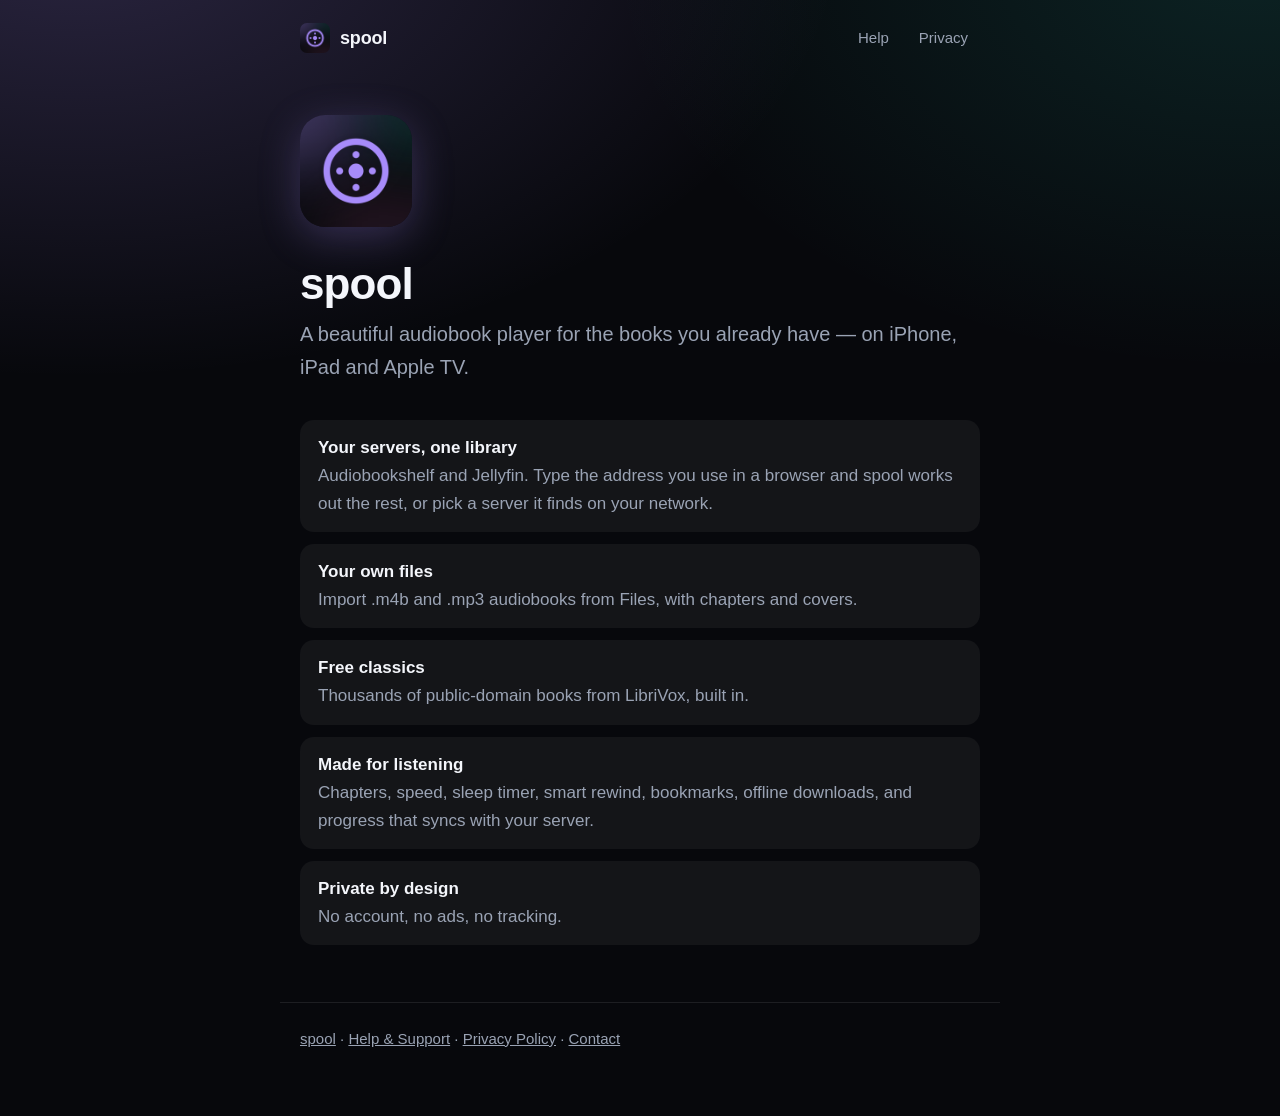
<file: index.html>
<!doctype html>
<html lang="en">
<head>
<meta charset="utf-8">
<meta name="viewport" content="width=device-width, initial-scale=1">
<title>spool — Audiobook Player</title>
<meta name="description" content="A beautiful audiobook player for your Audiobookshelf and Jellyfin servers, your own files, and free LibriVox books. iPhone, iPad and Apple TV.">
<link rel="icon" href="icon.png">
<link rel="stylesheet" href="site.css">
</head>
<body class="home">
<nav class="site-nav" aria-label="Site">
  <a class="brand" href="./" aria-current="page"><img src="icon.png" alt="">spool</a>
  <a class="link" href="support">Help</a>
  <a class="link" href="privacy">Privacy</a>
</nav>
<main>
<img class="icon" src="icon.png" alt="spool app icon">
<h1>spool</h1>
<p class="lede">A beautiful audiobook player for the books you already have — on iPhone, iPad and Apple TV.</p>
<ul class="features">
  <li><strong>Your servers, one library</strong>Audiobookshelf and Jellyfin. Type the address you use in a browser and spool works out the rest, or pick a server it finds on your network.</li>
  <li><strong>Your own files</strong>Import .m4b and .mp3 audiobooks from Files, with chapters and covers.</li>
  <li><strong>Free classics</strong>Thousands of public-domain books from LibriVox, built in.</li>
  <li><strong>Made for listening</strong>Chapters, speed, sleep timer, smart rewind, bookmarks, offline downloads, and progress that syncs with your server.</li>
  <li><strong>Private by design</strong>No account, no ads, no tracking.</li>
</ul>
</main>
<footer class="site-footer"><a href="./">spool</a> · <a href="support">Help &amp; Support</a> · <a href="privacy">Privacy Policy</a> · <a href="mailto:morganavenia+apps@gmail.com">Contact</a></footer>
</body>
</html>
</file>
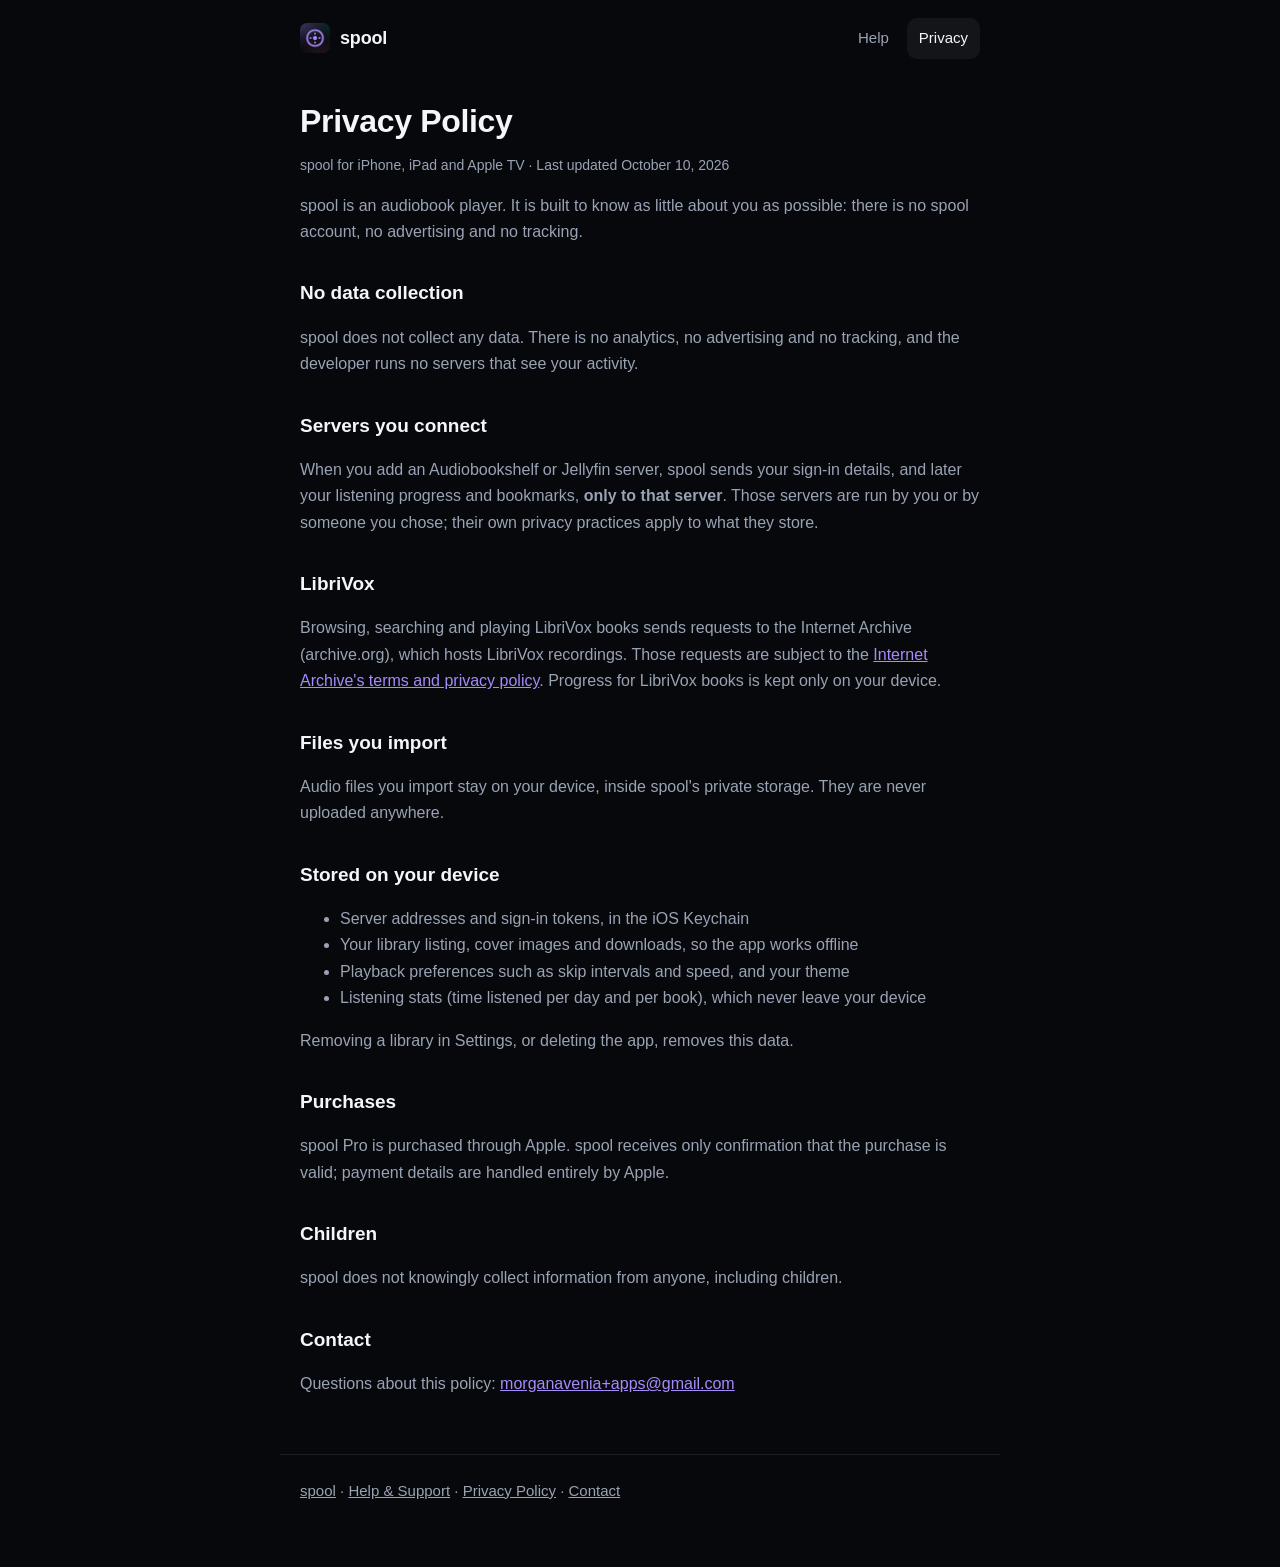
<file: privacy.html>
<!doctype html>
<html lang="en">
<head>
<meta charset="utf-8">
<meta name="viewport" content="width=device-width, initial-scale=1">
<title>spool — Privacy Policy</title>
<link rel="icon" href="icon.png">
<link rel="stylesheet" href="site.css">
</head>
<body>
<nav class="site-nav" aria-label="Site">
  <a class="brand" href="./"><img src="icon.png" alt="">spool</a>
  <a class="link" href="support">Help</a>
  <a class="link" href="privacy" aria-current="page">Privacy</a>
</nav>
<main>
<h1>Privacy Policy</h1>
<p class="updated">spool for iPhone, iPad and Apple TV · Last updated October 10, 2026</p>

<p>spool is an audiobook player. It is built to know as little about you as possible: there is no spool account, no advertising and no tracking.</p>

<h2 id="no-data-collection">No data collection</h2>
<p>spool does not collect any data. There is no analytics, no advertising and no tracking, and the developer runs no servers that see your activity.</p>

<h2 id="servers-you-connect">Servers you connect</h2>
<p>When you add an Audiobookshelf or Jellyfin server, spool sends your sign-in details, and later your listening progress and bookmarks, <strong>only to that server</strong>. Those servers are run by you or by someone you chose; their own privacy practices apply to what they store.</p>

<h2 id="librivox">LibriVox</h2>
<p>Browsing, searching and playing LibriVox books sends requests to the Internet Archive (archive.org), which hosts LibriVox recordings. Those requests are subject to the <a href="https://archive.org/about/terms.php">Internet Archive's terms and privacy policy</a>. Progress for LibriVox books is kept only on your device.</p>

<h2 id="files-you-import">Files you import</h2>
<p>Audio files you import stay on your device, inside spool's private storage. They are never uploaded anywhere.</p>

<h2 id="stored-on-your-device">Stored on your device</h2>
<ul>
  <li>Server addresses and sign-in tokens, in the iOS Keychain</li>
  <li>Your library listing, cover images and downloads, so the app works offline</li>
  <li>Playback preferences such as skip intervals and speed, and your theme</li>
  <li>Listening stats (time listened per day and per book), which never leave your device</li>
</ul>
<p>Removing a library in Settings, or deleting the app, removes this data.</p>

<h2 id="purchases">Purchases</h2>
<p>spool Pro is purchased through Apple. spool receives only confirmation that the purchase is valid; payment details are handled entirely by Apple.</p>

<h2 id="children">Children</h2>
<p>spool does not knowingly collect information from anyone, including children.</p>

<h2 id="contact">Contact</h2>
<p>Questions about this policy: <a href="mailto:morganavenia+apps@gmail.com">morganavenia+apps@gmail.com</a></p>
</main>
<footer class="site-footer"><a href="./">spool</a> · <a href="support">Help &amp; Support</a> · <a href="privacy">Privacy Policy</a> · <a href="mailto:morganavenia+apps@gmail.com">Contact</a></footer>
</body>
</html>
</file>
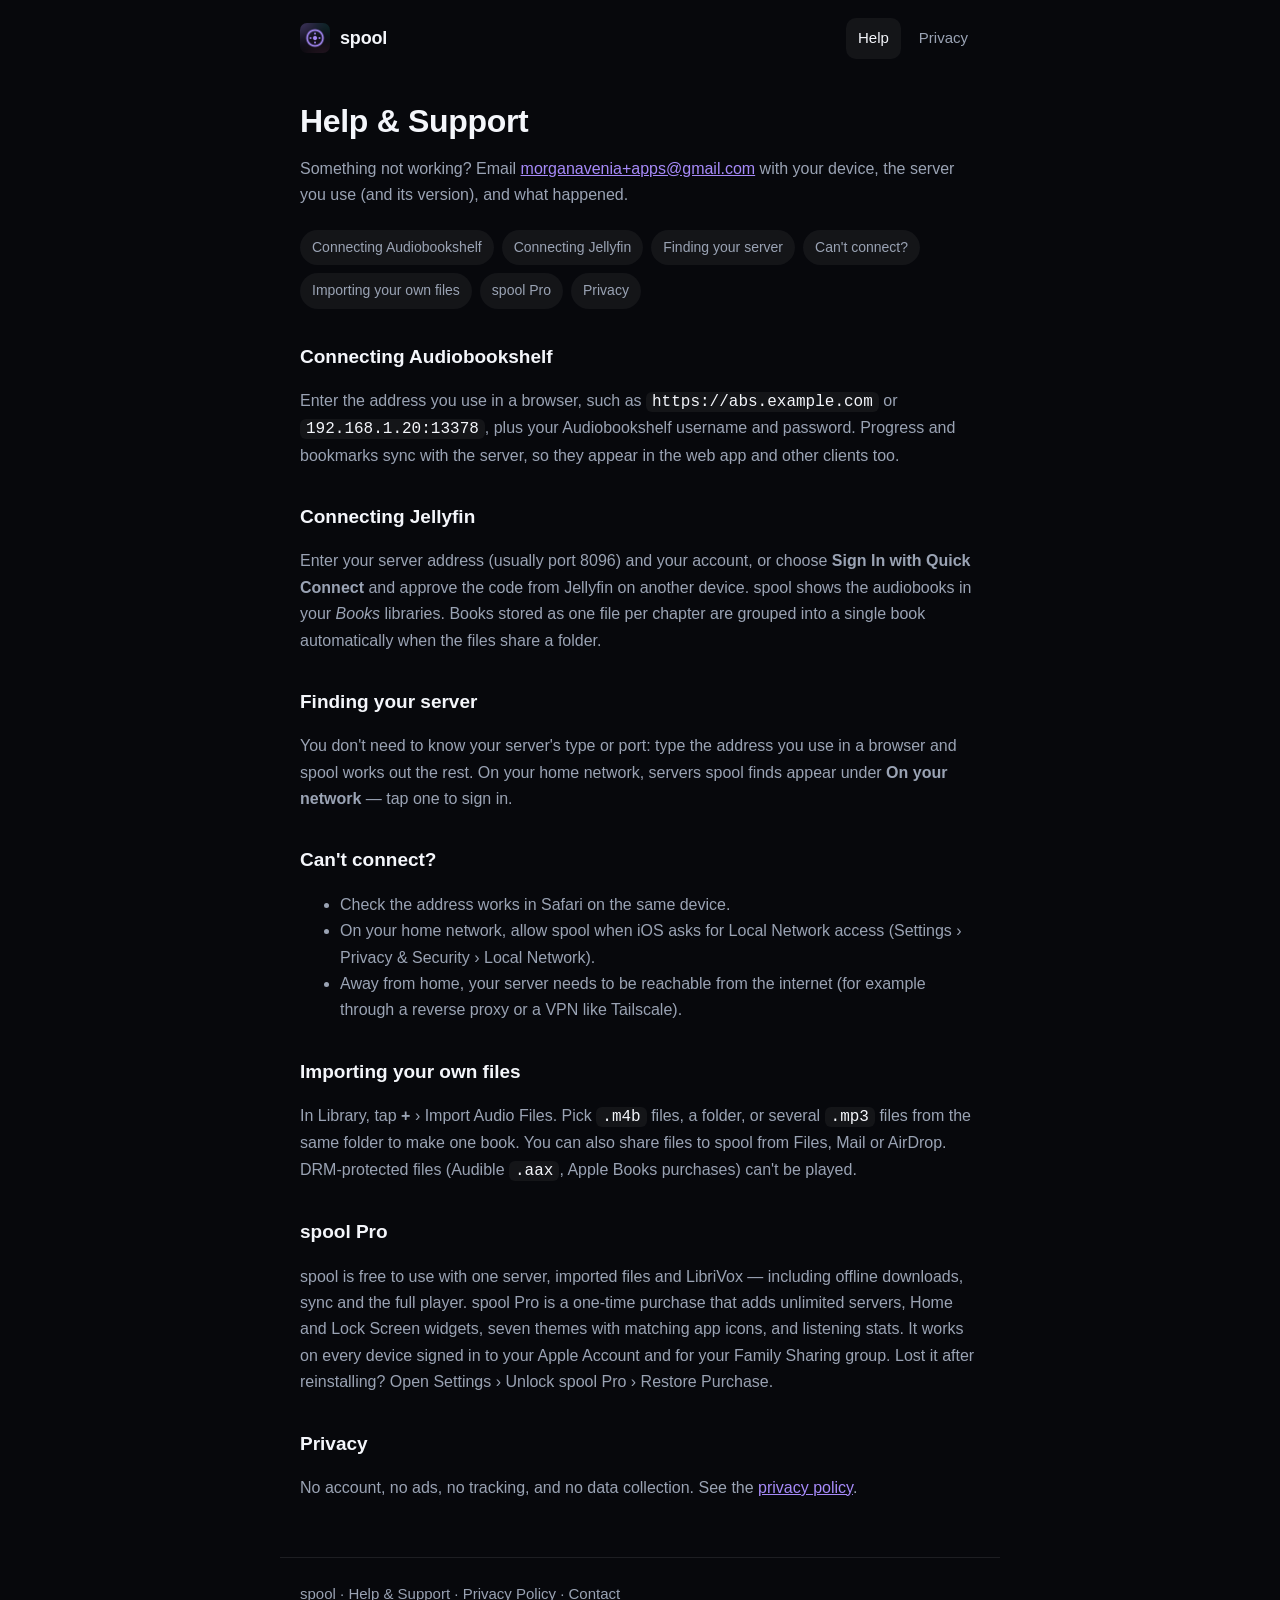
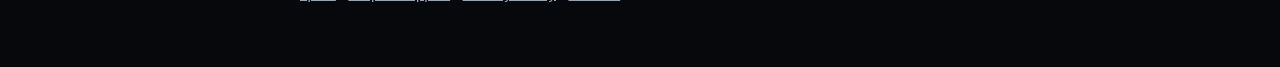
<file: support.html>
<!doctype html>
<html lang="en">
<head>
<meta charset="utf-8">
<meta name="viewport" content="width=device-width, initial-scale=1">
<title>spool — Help &amp; Support</title>
<link rel="icon" href="icon.png">
<link rel="stylesheet" href="site.css">
</head>
<body>
<nav class="site-nav" aria-label="Site">
  <a class="brand" href="./"><img src="icon.png" alt="">spool</a>
  <a class="link" href="support" aria-current="page">Help</a>
  <a class="link" href="privacy">Privacy</a>
</nav>
<main>
<h1>Help &amp; Support</h1>
<p>Something not working? Email <a href="mailto:morganavenia+apps@gmail.com">morganavenia+apps@gmail.com</a> with your device, the server you use (and its version), and what happened.</p>

<ul class="toc" aria-label="On this page">
  <li><a href="#connecting-audiobookshelf">Connecting Audiobookshelf</a></li>
  <li><a href="#connecting-jellyfin">Connecting Jellyfin</a></li>
  <li><a href="#finding-your-server">Finding your server</a></li>
  <li><a href="#can-t-connect">Can't connect?</a></li>
  <li><a href="#importing-your-own-files">Importing your own files</a></li>
  <li><a href="#spool-pro">spool Pro</a></li>
  <li><a href="#privacy">Privacy</a></li>
</ul>

<h2 id="connecting-audiobookshelf">Connecting Audiobookshelf</h2>
<p>Enter the address you use in a browser, such as <code>https://abs.example.com</code> or <code>192.168.1.20:13378</code>, plus your Audiobookshelf username and password. Progress and bookmarks sync with the server, so they appear in the web app and other clients too.</p>

<h2 id="connecting-jellyfin">Connecting Jellyfin</h2>
<p>Enter your server address (usually port 8096) and your account, or choose <strong>Sign In with Quick Connect</strong> and approve the code from Jellyfin on another device. spool shows the audiobooks in your <em>Books</em> libraries. Books stored as one file per chapter are grouped into a single book automatically when the files share a folder.</p>

<h2 id="finding-your-server">Finding your server</h2>
<p>You don't need to know your server's type or port: type the address you use in a browser and spool works out the rest. On your home network, servers spool finds appear under <strong>On your network</strong> — tap one to sign in.</p>

<h2 id="can-t-connect">Can't connect?</h2>
<ul>
  <li>Check the address works in Safari on the same device.</li>
  <li>On your home network, allow spool when iOS asks for Local Network access (Settings › Privacy &amp; Security › Local Network).</li>
  <li>Away from home, your server needs to be reachable from the internet (for example through a reverse proxy or a VPN like Tailscale).</li>
</ul>

<h2 id="importing-your-own-files">Importing your own files</h2>
<p>In Library, tap <strong>+</strong> › Import Audio Files. Pick <code>.m4b</code> files, a folder, or several <code>.mp3</code> files from the same folder to make one book. You can also share files to spool from Files, Mail or AirDrop. DRM-protected files (Audible <code>.aax</code>, Apple Books purchases) can't be played.</p>

<h2 id="spool-pro">spool Pro</h2>
<p>spool is free to use with one server, imported files and LibriVox — including offline downloads, sync and the full player. spool Pro is a one-time purchase that adds unlimited servers, Home and Lock Screen widgets, seven themes with matching app icons, and listening stats. It works on every device signed in to your Apple Account and for your Family Sharing group. Lost it after reinstalling? Open Settings › Unlock spool Pro › Restore Purchase.</p>

<h2 id="privacy">Privacy</h2>
<p>No account, no ads, no tracking, and no data collection. See the <a href="privacy">privacy policy</a>.</p>
</main>
<footer class="site-footer"><a href="./">spool</a> · <a href="support">Help &amp; Support</a> · <a href="privacy">Privacy Policy</a> · <a href="mailto:morganavenia+apps@gmail.com">Contact</a></footer>
</body>
</html>
</file>
<file: site.css>
:root { --bg:#07080c; --text:#f4f6fb; --dim:#9aa3b4; --accent:#a78bfa; --surface:rgba(255,255,255,.05); --line:rgba(255,255,255,.09); }
* { box-sizing:border-box; }
body { margin:0; background:var(--bg); color:var(--text); font:16px/1.65 -apple-system,BlinkMacSystemFont,"Segoe UI",Roboto,sans-serif; }
a { color:var(--accent); }
a:focus-visible { outline:2px solid var(--accent); outline-offset:3px; border-radius:6px; }

/* Shared header: brand links home, the two other pages sit beside it. */
.site-nav { max-width:720px; margin:0 auto; padding:18px 20px 0; display:flex; align-items:center; gap:6px; }
.site-nav .brand { display:flex; align-items:center; gap:10px; margin-right:auto; color:var(--text); font-weight:700; font-size:18px; letter-spacing:-.01em; text-decoration:none; }
.site-nav .brand img { width:30px; height:30px; border-radius:7px; }
.site-nav a.link { color:var(--dim); text-decoration:none; font-size:15px; padding:8px 12px; border-radius:10px; }
.site-nav a.link:hover { color:var(--text); background:var(--surface); }
.site-nav a.link[aria-current="page"] { color:var(--text); background:var(--surface); }

main { max-width:720px; margin:0 auto; padding:44px 20px 40px; }
h1 { font-size:32px; line-height:1.15; margin:0 0 4px; letter-spacing:-.01em; }
h2 { font-size:19px; margin:32px 0 6px; scroll-margin-top:16px; }
p, li { color:var(--dim); }
code { background:var(--surface); padding:1px 6px; border-radius:6px; color:var(--text); }
.updated { font-size:14px; }

/* "On this page" jump list for the longer pages */
.toc { display:flex; flex-wrap:wrap; gap:8px; list-style:none; padding:0; margin:22px 0 4px; }
.toc a { display:block; padding:6px 12px; border-radius:999px; background:var(--surface); color:var(--dim); text-decoration:none; font-size:14px; }
.toc a:hover { color:var(--text); }

.site-footer { max-width:720px; margin:0 auto; padding:24px 20px 64px; color:var(--dim); font-size:15px; border-top:1px solid var(--line); }
.site-footer a { color:var(--dim); }
.site-footer a:hover { color:var(--text); }

/* Home */
.home { font-size:17px; background-image:radial-gradient(60% 50% at 6% -8%, rgba(167,139,250,.22), transparent), radial-gradient(50% 45% at 98% -4%, rgba(45,212,191,.13), transparent); background-attachment:fixed; }
.home main { padding-top:56px; }
.home .icon { width:112px; height:112px; border-radius:25px; box-shadow:0 10px 40px rgba(167,139,250,.25); }
.home h1 { font-size:44px; line-height:1.1; margin:24px 0 10px; letter-spacing:-.02em; }
.home .lede { font-size:20px; margin:0 0 36px; }
.features { list-style:none; padding:0; display:grid; gap:12px; }
.features li { background:var(--surface); border-radius:14px; padding:14px 18px; }
.features li strong { color:var(--text); display:block; }
.features li a { font-size:15px; }

@media (max-width:480px) {
  .site-nav { padding-left:14px; padding-right:14px; }
  .site-nav a.link { padding:8px 9px; }
  .home h1 { font-size:36px; }
}
</file>
